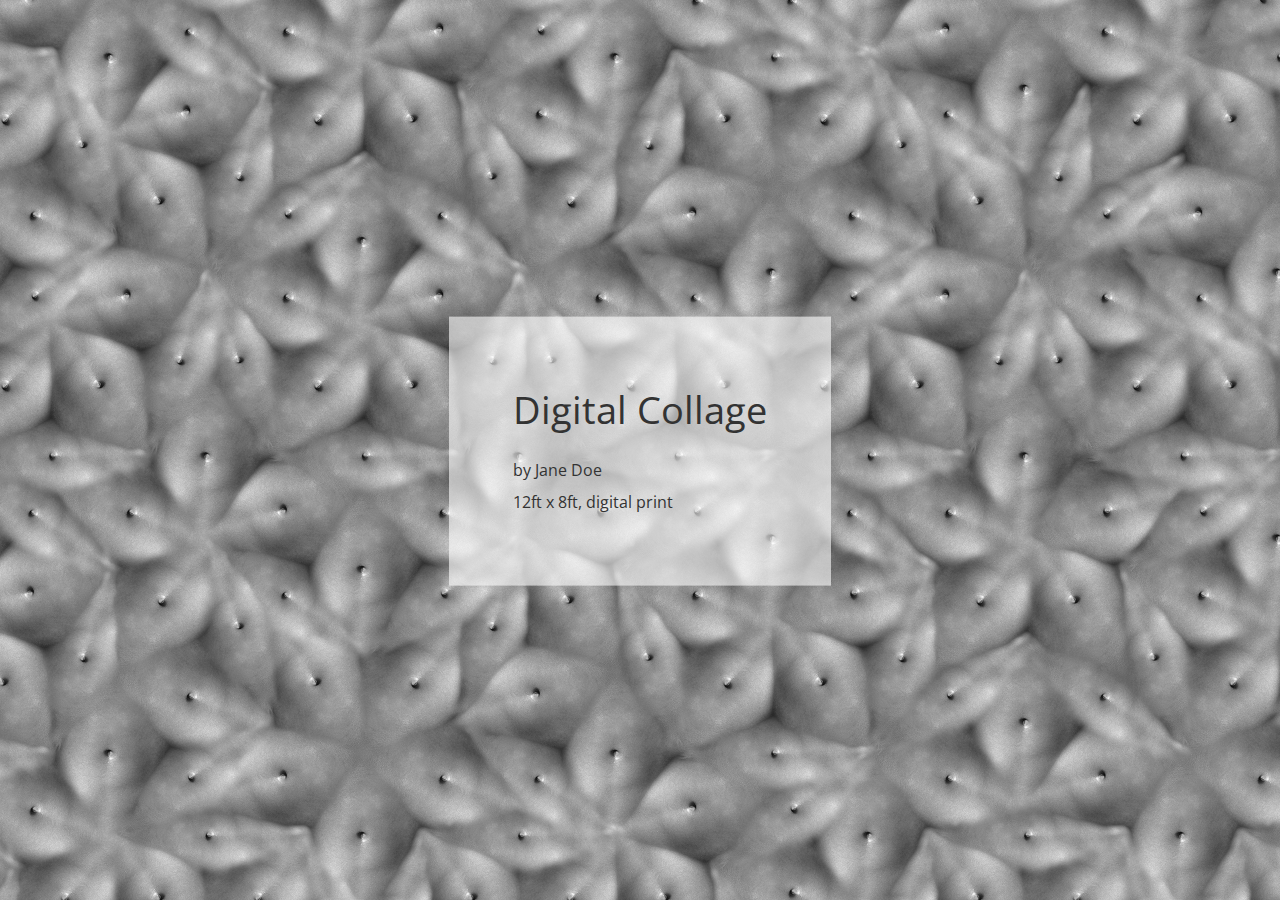
<file: _2portfolio/index.html>
<!DOCTYPE html>
<html lang="en-US">
  <head>
    <meta http-equiv="content-type" content="text/html; charset=utf-8">
    <title>Jane Doe's portfolio</title>
    <meta name="description" content="Jane Doe is a brilliant designer. Hire her::+1 644 111 111">
    <meta name="robots" content="index, follow">
    <link rel="icon" href="res/favicon.svg" type="image/svg+xml">
    <style media="screen">@import url(res/global.css);</style>
    <meta property="og:title" content="Portfolio of Jane Doe">
    <meta property="og:type" content="article">
    <meta property="og:image" content="https://janedoe.com/res/facebook-thumb.jpg">
    <meta property="og:image:width" content="1000">
    <meta property="og:image:height" content="1000">
    <meta property="og:url" content="https://janedoe.com/index.html">
    <meta property="og:description" content="Jane Doe is a brilliant designer. Hire her::+1 644 111 111">
    <meta name="twitter:card" content="summary">
    <meta name="twitter:url" content="https://janedoe.com/index.php">
    <meta name="twitter:title" content="Portfolio of Jane Doe">
    <meta name="twitter:description" content="Jane Doe is a brilliant designer. Hire her::+1 644 111 111">
    <meta name="twitter:image" content="https://janedoe.com/res/twitter-thumb.jpg">
    <link rel="preconnect" href="https://fonts.googleapis.com">
    <link rel="preconnect" href="https://fonts.gstatic.com" crossorigin>
    <link href="https://fonts.googleapis.com/css2?family=Open+Sans:wght@400;700&display=swap" rel="stylesheet">
  </head>
  <body>

    <div class="hero">
      <img class="hero-img" src="res/hero.jpg" alt="Jane Doe :: Digital collage">
      <div class="hero-txt rtf">
        <h2>Digital Collage</h2>
        <p>by Jane Doe<p>
        <p>12ft x 8ft, digital print</p>
      </div>
    </div>


  </body>
</html>
</file>
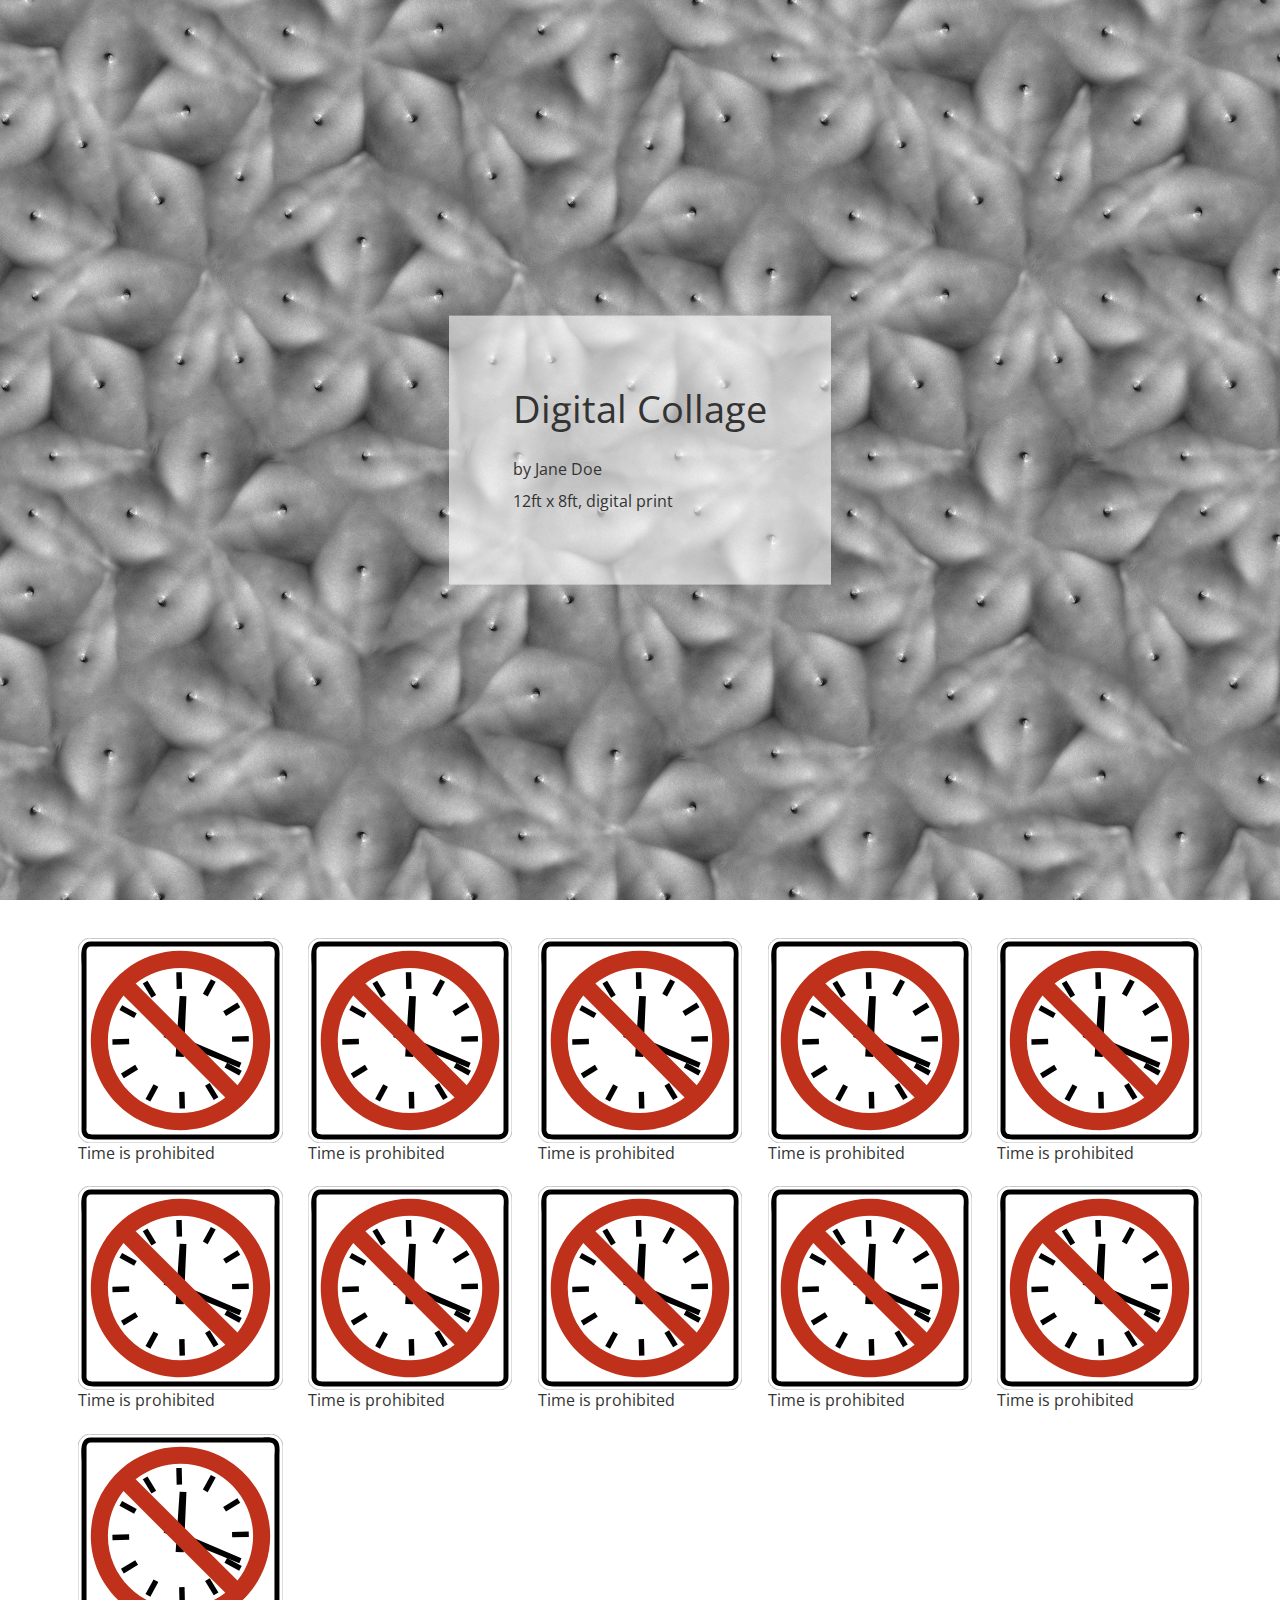
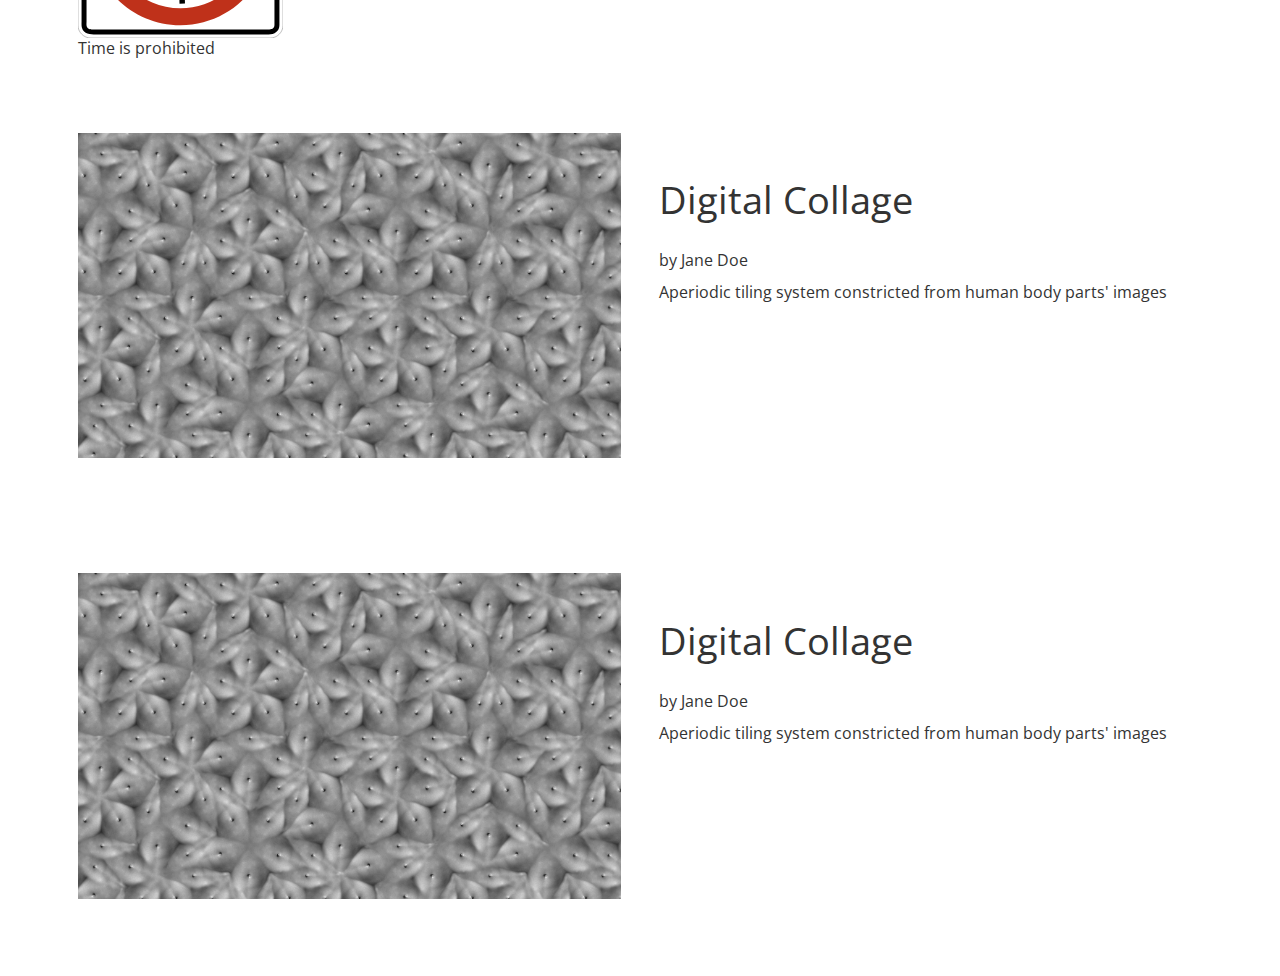
<file: _2portfolio2/index.html>
<!DOCTYPE html>
<html lang="en-US">
  <head>
    <meta http-equiv="content-type" content="text/html; charset=utf-8">
    <title>Jane Doe's portfolio</title>
    <meta name="description" content="Jane Doe is a brilliant designer. Hire her::+1 644 111 111">
    <meta name="robots" content="index, follow">
    <link rel="icon" href="res/favicon.svg" type="image/svg+xml">
    <meta name="viewport" content="width=device-width, initial-scale=1.0">
    <style media="screen">@import url(res/global.css);</style>
    <meta property="og:title" content="Portfolio of Jane Doe">
    <meta property="og:type" content="article">
    <meta property="og:image" content="https://janedoe.com/res/facebook-thumb.jpg">
    <meta property="og:image:width" content="1000">
    <meta property="og:image:height" content="1000">
    <meta property="og:url" content="https://janedoe.com/index.html">
    <meta property="og:description" content="Jane Doe is a brilliant designer. Hire her::+1 644 111 111">
    <meta name="twitter:card" content="summary">
    <meta name="twitter:url" content="https://janedoe.com/index.php">
    <meta name="twitter:title" content="Portfolio of Jane Doe">
    <meta name="twitter:description" content="Jane Doe is a brilliant designer. Hire her::+1 644 111 111">
    <meta name="twitter:image" content="https://janedoe.com/res/twitter-thumb.jpg">
    <link rel="preconnect" href="https://fonts.googleapis.com">
    <link rel="preconnect" href="https://fonts.gstatic.com" crossorigin>
    <link href="https://fonts.googleapis.com/css2?family=Open+Sans:wght@400;700&display=swap" rel="stylesheet">
  </head>
  <body>

    <div class="hero">
      <img class="hero-img" src="res/hero.jpg" alt="Jane Doe :: Digital collage">
      <div class="hero-txt rtf">
        <h2>Digital Collage</h2>
        <p>by Jane Doe<p>
        <p>12ft x 8ft, digital print</p>
      </div>
    </div>

     <div class="cards">

       <div class="card">
         <img src="res/favicon.svg" alt="Imaginary traffic sign">
         <div class="txt">Time is prohibited</div>
       </div>

       <div class="card">
         <img src="res/favicon.svg" alt="Imaginary traffic sign">
         <div class="txt">Time is prohibited</div>
       </div>
       <div class="card">
         <img src="res/favicon.svg" alt="Imaginary traffic sign">
         <div class="txt">Time is prohibited</div>
       </div>
       <div class="card">
         <img src="res/favicon.svg" alt="Imaginary traffic sign">
         <div class="txt">Time is prohibited</div>
       </div>
       <div class="card">
         <img src="res/favicon.svg" alt="Imaginary traffic sign">
         <div class="txt">Time is prohibited</div>
       </div>
       <div class="card">
         <img src="res/favicon.svg" alt="Imaginary traffic sign">
         <div class="txt">Time is prohibited</div>
       </div>
       <div class="card">
         <img src="res/favicon.svg" alt="Imaginary traffic sign">
         <div class="txt">Time is prohibited</div>
       </div>
       <div class="card">
         <img src="res/favicon.svg" alt="Imaginary traffic sign">
         <div class="txt">Time is prohibited</div>
       </div>
       <div class="card">
         <img src="res/favicon.svg" alt="Imaginary traffic sign">
         <div class="txt">Time is prohibited</div>
       </div>
       <div class="card">
         <img src="res/favicon.svg" alt="Imaginary traffic sign">
         <div class="txt">Time is prohibited</div>
       </div>
       <div class="card">
         <img src="res/favicon.svg" alt="Imaginary traffic sign">
         <div class="txt">Time is prohibited</div>
       </div>

     </div>


    <div class="img_txt">
     <img src="res/hero.jpg" alt="Digital Collage by Jane Doe">
     <div class="txt rtf">
       <h2>Digital Collage</h2>
       <p>by Jane Doe</p>
       <p>Aperiodic tiling system constricted from human body parts' images</p>
     </div>
   </div>


    <div class="img_txt">
      <img src="res/hero.jpg" alt="Digital Collage by Jane Doe">
      <div class="txt rtf">
        <h2>Digital Collage</h2>
        <p>by Jane Doe</p>
        <p>Aperiodic tiling system constricted from human body parts' images</p>
     </div>
   </div>



  </body>
</html>
















<!--->
</file>
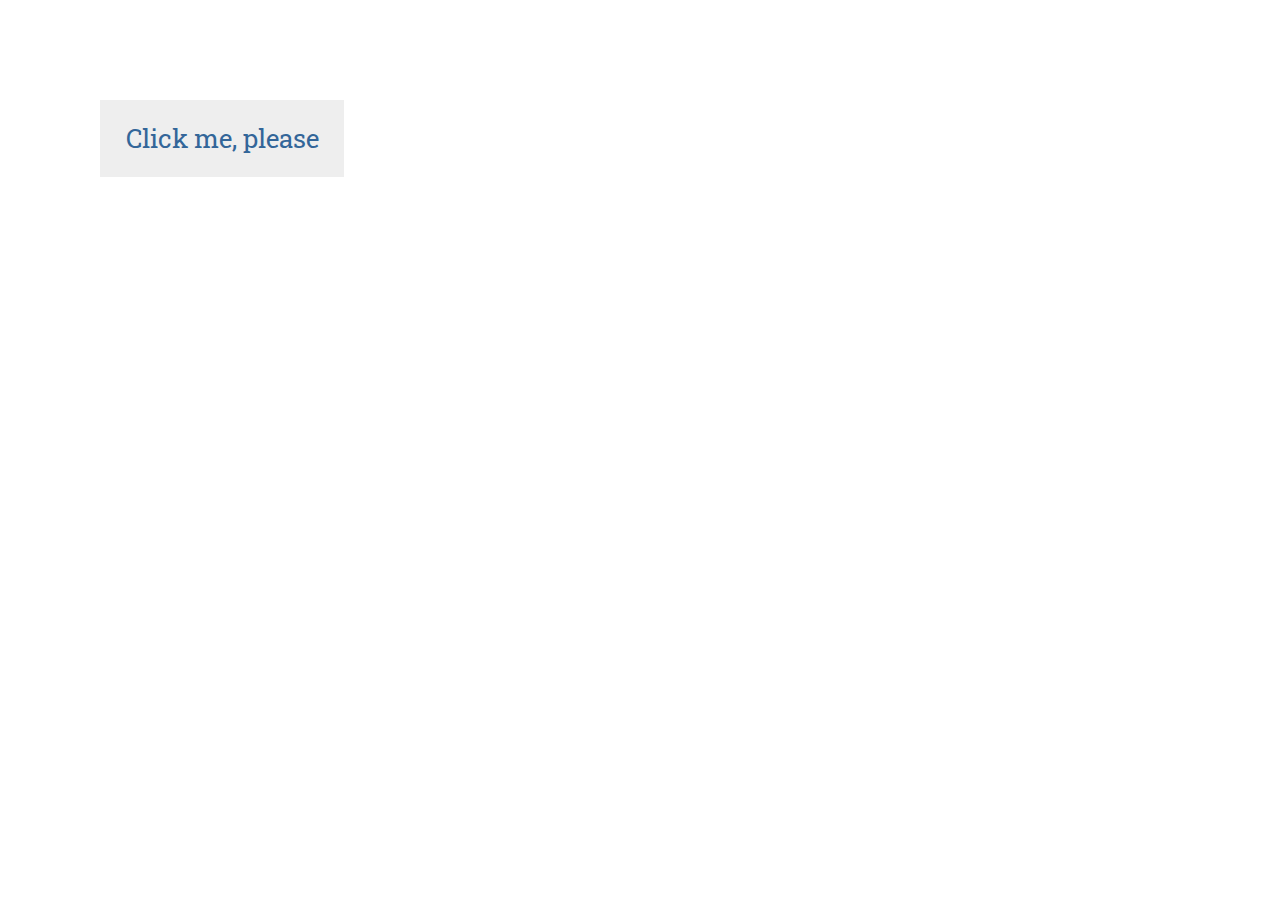
<file: project_four2/index.html>
<!DOCTYPE html>
<html>
  <head>
    <title>Project zero2</title>
    <link rel="stylesheet" href="res/global.css">
    <link rel="preconnect" href="https://fonts.googleapis.com">
    <link rel="preconnect" href="https://fonts.gstatic.com" crossorigin>
     <link href="https://fonts.googleapis.com/css2?family=Roboto+Slab:wght@300;400;600&display=swap" rel="stylesheet">
    <style>

      body{margin:0px; font-family:'Roboto Slab','Arial','Helvetica','Roboto',sans-serif;
      font-size:clamp(10px,1vw,18px);
      background:#fff; color:#333;
    }

     div.rtf{padding:40px; /*max-width:65ch; margin:0 auto;*/}
      div.rtf p {font-size:1em;   line-height:1.6em; margin-bottom:0.6em;}
      div.rtf h1{font-size:3em;   line-height:1.6em; margin-bottom:0.6em; margin-top:0.8em;}
      div.rtf h2{font-size:2.4em; line-height:1.6em; margin-bottom:0.6em; margin-top:0.8em;}
      div.rtf h3{font-size:1.8em; line-height:1.6em; margin-bottom:0.6em; margin-top:0.8em;}


     a.button{display:inline-block; margin:100px; padding:1em; font-size:2em;
       text-decoration:none;
       color:#369; background-color:#eee; transition:all 0.5s;}
     a.button:hover{color:#0cf; background-color:#666; transform:scale(1.1) rotate(360deg);}
     a.button:active{color:#0cf; background-color:#333;}


    </style>
  </head>
  <body>


  <a href="#" class="button">Click me, please</a>


  </body>

</html>
</file>
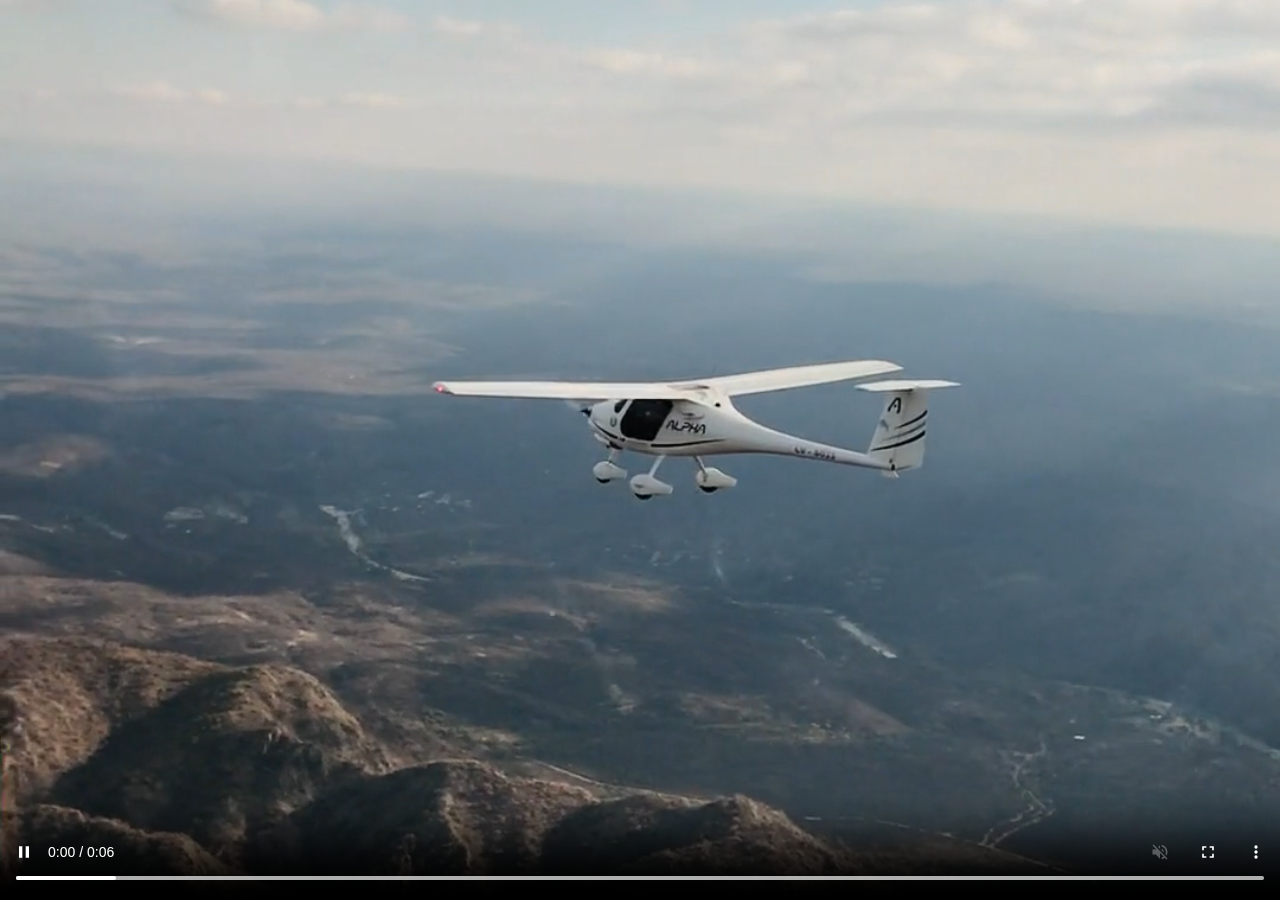
<file: project_one2/index.html>
<!DOCTYPE html>
<html>
  <head>
    <title>Project zero2</title>
    <link rel="stylesheet" href="res/global.css">
    <link rel="preconnect" href="https://fonts.googleapis.com">
    <link rel="preconnect" href="https://fonts.gstatic.com" crossorigin>
     <link href="https://fonts.googleapis.com/css2?family=Roboto+Slab:wght@300;400;600&display=swap" rel="stylesheet">
    <style>

      body{margin:0px; font-family:'Roboto Slab','Arial','Helvetica','Roboto',sans-serif; font-size:clamp(10px,1vw,18px);}
      div.rtf{padding:40px; max-width:65ch; margin:0 auto;}
      div.rtf p {font-size:1em;   line-height:1.6em; margin-bottom:0.6em;}
      div.rtf h1{font-size:3em;   line-height:1.6em; margin-bottom:0.6em; margin-top:0.8em;}
      div.rtf h2{font-size:2.4em; line-height:1.6em; margin-bottom:0.6em; margin-top:0.8em;}
      div.rtf h3{font-size:1.8em; line-height:1.6em; margin-bottom:0.6em; margin-top:0.8em;}

      img.hero{width:100%; height:100vh; object-fit:cover; object-position:center center; display:block;}
      video.hero{width:100%; height:100vh; object-fit:cover; display:block;}

    </style>
  </head>
  <body>

     <video class="hero" controls="false" autoplay="true" muted="true" loop="true">
       <source src="res/x.mp4" type="video/mp4"></source>
     </video>

     <!--<img src="res/y.jpeg" alt="Portrait of a young man" class="hero">-->

  </body>

</html>
</file>
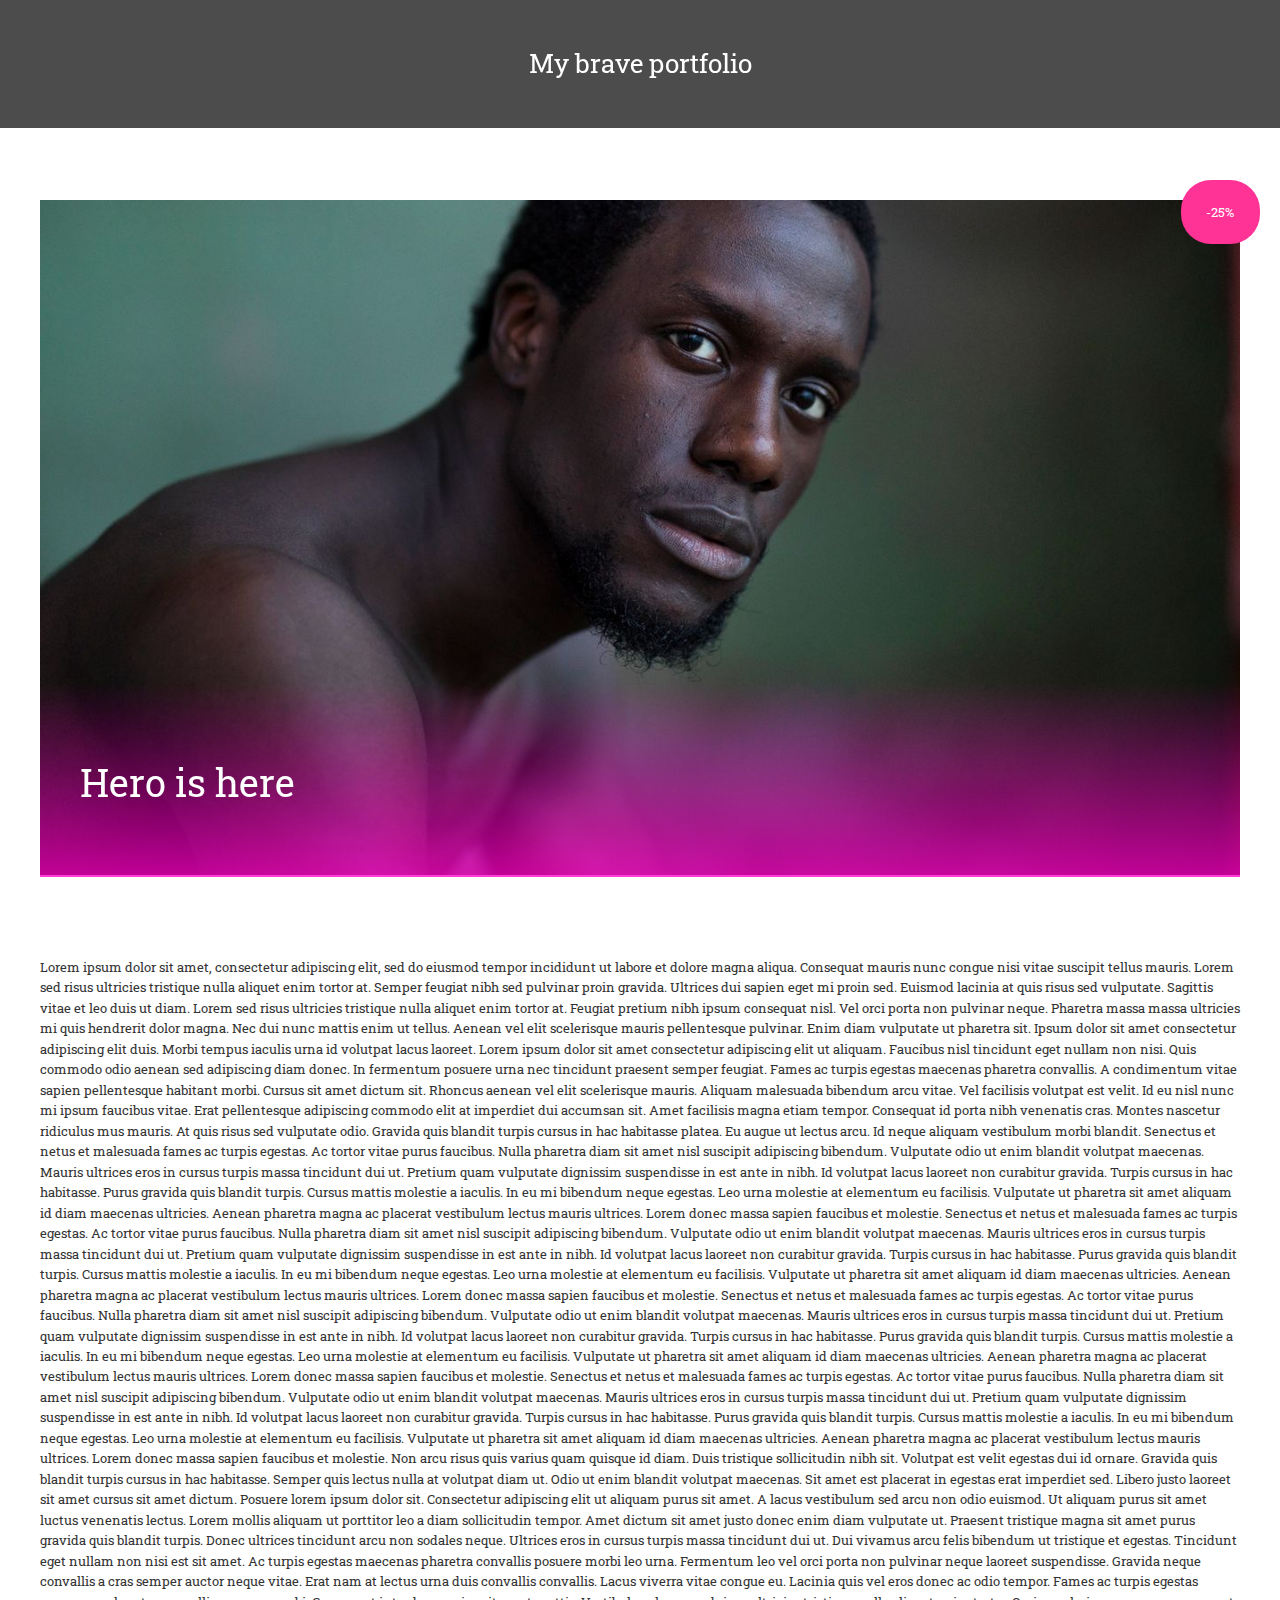
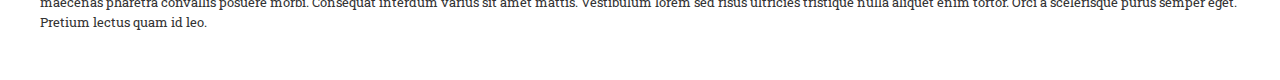
<file: project_three2/index.html>
<!DOCTYPE html>
<html>
  <head>
    <title>Project zero2</title>
    <link rel="stylesheet" href="res/global.css">
    <link rel="preconnect" href="https://fonts.googleapis.com">
    <link rel="preconnect" href="https://fonts.gstatic.com" crossorigin>
     <link href="https://fonts.googleapis.com/css2?family=Roboto+Slab:wght@300;400;600&display=swap" rel="stylesheet">
    <style>

      body{margin:0px; font-family:'Roboto Slab','Arial','Helvetica','Roboto',sans-serif;
      font-size:clamp(10px,1vw,18px);
      background:#fff; color:#333;
    }

  div.rtf{padding:40px; /*max-width:65ch; margin:0 auto;*/}
      div.rtf p {font-size:1em;   line-height:1.6em; margin-bottom:0.6em;}
      div.rtf h1{font-size:3em;   line-height:1.6em; margin-bottom:0.6em; margin-top:0.8em;}
      div.rtf h2{font-size:2.4em; line-height:1.6em; margin-bottom:0.6em; margin-top:0.8em;}
      div.rtf h3{font-size:1.8em; line-height:1.6em; margin-bottom:0.6em; margin-top:0.8em;}

      div.header{background:rgba(0,0,0,0.7); color:#fff; font-size:2em; text-align:center; padding:2em;
        position:fixed; top:0; left:0; right:0;
      }

      div.box{position:relative; margin:200px 40px 40px 40px;}
      div.box img{width:100%;}
      div.box div.title{position:absolute; bottom:0; left:0; right:0;
        color:#fff;
    background-image: linear-gradient(0deg, #ff00c7c2, transparent);}
      div.box div.badge{position: absolute;
    top: -20px;
    right: -20px;
    color: #fff;
    background: rgba(255,50,150);
    padding: 2em;
    border-radius: 30px;}  

    </style>
  </head>
  <body>

      <div class="header">My brave portfolio</div>

      <div class="box">
        <img src="res/x.jpeg" alt="the same usual guy">
        <div class="title rtf"><h1>Hero is here</h1></div>
        <div class="badge">-25%</div>
      </div>

      <div class="rtf">
        <p>Lorem ipsum dolor sit amet, consectetur adipiscing elit, sed do eiusmod tempor incididunt ut labore et dolore magna aliqua. Consequat mauris nunc congue nisi vitae suscipit tellus mauris. Lorem sed risus ultricies tristique nulla aliquet enim tortor at. Semper feugiat nibh sed pulvinar proin gravida. Ultrices dui sapien eget mi proin sed. Euismod lacinia at quis risus sed vulputate. Sagittis vitae et leo duis ut diam. Lorem sed risus ultricies tristique nulla aliquet enim tortor at. Feugiat pretium nibh ipsum consequat nisl. Vel orci porta non pulvinar neque. Pharetra massa massa ultricies mi quis hendrerit dolor magna. Nec dui nunc mattis enim ut tellus. Aenean vel elit scelerisque mauris pellentesque pulvinar. Enim diam vulputate ut pharetra sit. Ipsum dolor sit amet consectetur adipiscing elit duis. Morbi tempus iaculis urna id volutpat lacus laoreet. Lorem ipsum dolor sit amet consectetur adipiscing elit ut aliquam. Faucibus nisl tincidunt eget nullam non nisi. Quis commodo odio aenean sed adipiscing diam donec.

In fermentum posuere urna nec tincidunt praesent semper feugiat. Fames ac turpis egestas maecenas pharetra convallis. A condimentum vitae sapien pellentesque habitant morbi. Cursus sit amet dictum sit. Rhoncus aenean vel elit scelerisque mauris. Aliquam malesuada bibendum arcu vitae. Vel facilisis volutpat est velit. Id eu nisl nunc mi ipsum faucibus vitae. Erat pellentesque adipiscing commodo elit at imperdiet dui accumsan sit. Amet facilisis magna etiam tempor. Consequat id porta nibh venenatis cras. Montes nascetur ridiculus mus mauris. At quis risus sed vulputate odio. Gravida quis blandit turpis cursus in hac habitasse platea. Eu augue ut lectus arcu. Id neque aliquam vestibulum morbi blandit.

Senectus et netus et malesuada fames ac turpis egestas. Ac tortor vitae purus faucibus. Nulla pharetra diam sit amet nisl suscipit adipiscing bibendum. Vulputate odio ut enim blandit volutpat maecenas. Mauris ultrices eros in cursus turpis massa tincidunt dui ut. Pretium quam vulputate dignissim suspendisse in est ante in nibh. Id volutpat lacus laoreet non curabitur gravida. Turpis cursus in hac habitasse. Purus gravida quis blandit turpis. Cursus mattis molestie a iaculis. In eu mi bibendum neque egestas. Leo urna molestie at elementum eu facilisis. Vulputate ut pharetra sit amet aliquam id diam maecenas ultricies. Aenean pharetra magna ac placerat vestibulum lectus mauris ultrices. Lorem donec massa sapien faucibus et molestie.
Senectus et netus et malesuada fames ac turpis egestas. Ac tortor vitae purus faucibus. Nulla pharetra diam sit amet nisl suscipit adipiscing bibendum. Vulputate odio ut enim blandit volutpat maecenas. Mauris ultrices eros in cursus turpis massa tincidunt dui ut. Pretium quam vulputate dignissim suspendisse in est ante in nibh. Id volutpat lacus laoreet non curabitur gravida. Turpis cursus in hac habitasse. Purus gravida quis blandit turpis. Cursus mattis molestie a iaculis. In eu mi bibendum neque egestas. Leo urna molestie at elementum eu facilisis. Vulputate ut pharetra sit amet aliquam id diam maecenas ultricies. Aenean pharetra magna ac placerat vestibulum lectus mauris ultrices. Lorem donec massa sapien faucibus et molestie.
Senectus et netus et malesuada fames ac turpis egestas. Ac tortor vitae purus faucibus. Nulla pharetra diam sit amet nisl suscipit adipiscing bibendum. Vulputate odio ut enim blandit volutpat maecenas. Mauris ultrices eros in cursus turpis massa tincidunt dui ut. Pretium quam vulputate dignissim suspendisse in est ante in nibh. Id volutpat lacus laoreet non curabitur gravida. Turpis cursus in hac habitasse. Purus gravida quis blandit turpis. Cursus mattis molestie a iaculis. In eu mi bibendum neque egestas. Leo urna molestie at elementum eu facilisis. Vulputate ut pharetra sit amet aliquam id diam maecenas ultricies. Aenean pharetra magna ac placerat vestibulum lectus mauris ultrices. Lorem donec massa sapien faucibus et molestie.
Senectus et netus et malesuada fames ac turpis egestas. Ac tortor vitae purus faucibus. Nulla pharetra diam sit amet nisl suscipit adipiscing bibendum. Vulputate odio ut enim blandit volutpat maecenas. Mauris ultrices eros in cursus turpis massa tincidunt dui ut. Pretium quam vulputate dignissim suspendisse in est ante in nibh. Id volutpat lacus laoreet non curabitur gravida. Turpis cursus in hac habitasse. Purus gravida quis blandit turpis. Cursus mattis molestie a iaculis. In eu mi bibendum neque egestas. Leo urna molestie at elementum eu facilisis. Vulputate ut pharetra sit amet aliquam id diam maecenas ultricies. Aenean pharetra magna ac placerat vestibulum lectus mauris ultrices. Lorem donec massa sapien faucibus et molestie.

Non arcu risus quis varius quam quisque id diam. Duis tristique sollicitudin nibh sit. Volutpat est velit egestas dui id ornare. Gravida quis blandit turpis cursus in hac habitasse. Semper quis lectus nulla at volutpat diam ut. Odio ut enim blandit volutpat maecenas. Sit amet est placerat in egestas erat imperdiet sed. Libero justo laoreet sit amet cursus sit amet dictum. Posuere lorem ipsum dolor sit. Consectetur adipiscing elit ut aliquam purus sit amet.

A lacus vestibulum sed arcu non odio euismod. Ut aliquam purus sit amet luctus venenatis lectus. Lorem mollis aliquam ut porttitor leo a diam sollicitudin tempor. Amet dictum sit amet justo donec enim diam vulputate ut. Praesent tristique magna sit amet purus gravida quis blandit turpis. Donec ultrices tincidunt arcu non sodales neque. Ultrices eros in cursus turpis massa tincidunt dui ut. Dui vivamus arcu felis bibendum ut tristique et egestas. Tincidunt eget nullam non nisi est sit amet. Ac turpis egestas maecenas pharetra convallis posuere morbi leo urna. Fermentum leo vel orci porta non pulvinar neque laoreet suspendisse. Gravida neque convallis a cras semper auctor neque vitae. Erat nam at lectus urna duis convallis convallis. Lacus viverra vitae congue eu. Lacinia quis vel eros donec ac odio tempor. Fames ac turpis egestas maecenas pharetra convallis posuere morbi. Consequat interdum varius sit amet mattis. Vestibulum lorem sed risus ultricies tristique nulla aliquet enim tortor. Orci a scelerisque purus semper eget. Pretium lectus quam id leo.</p>
      </div>

  </body>

</html>
</file>
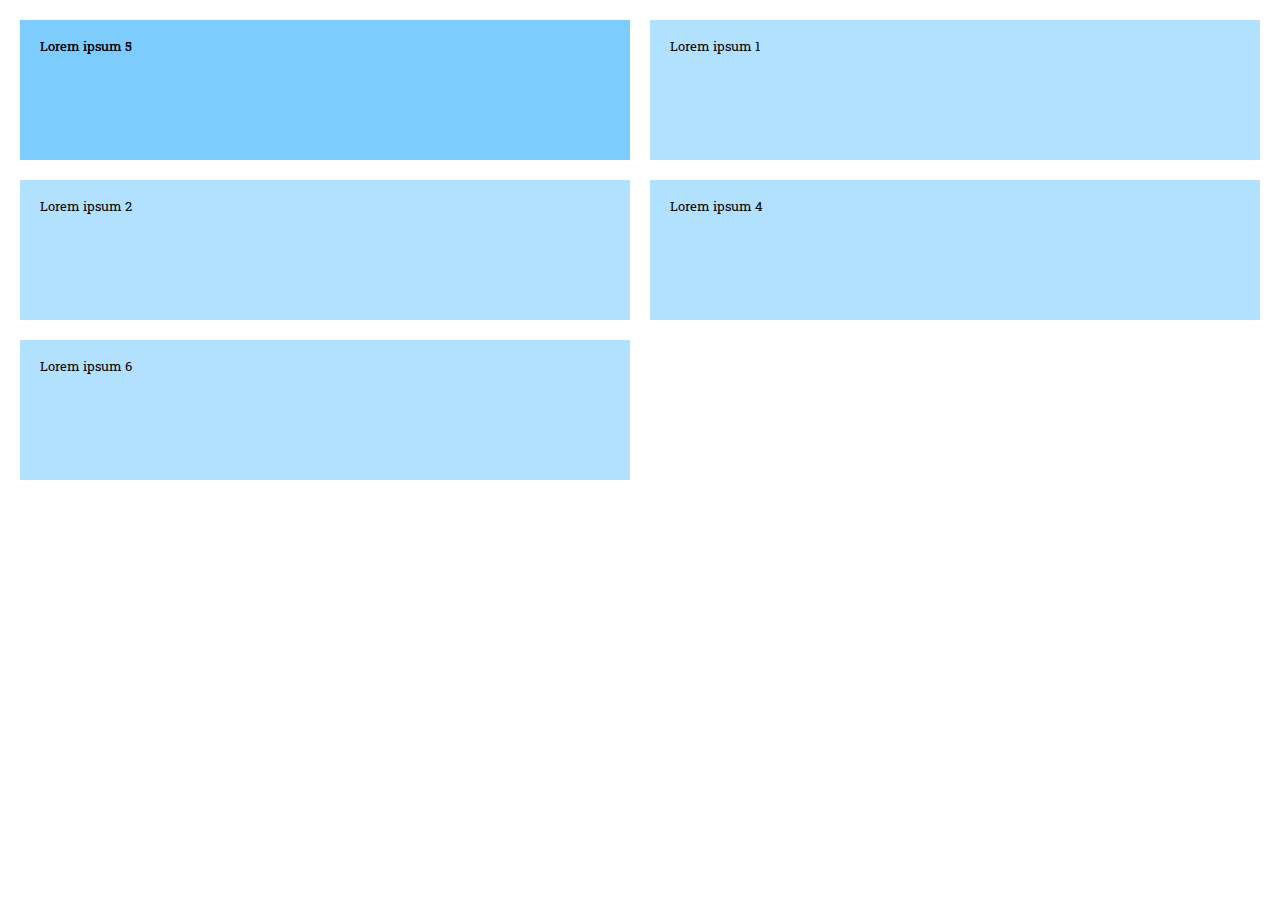
<file: project_two2/index.html>
<!DOCTYPE html>
<html>
  <head>
    <title>Project zero2</title>
    <link rel="stylesheet" href="res/global.css">
    <link rel="preconnect" href="https://fonts.googleapis.com">
    <link rel="preconnect" href="https://fonts.gstatic.com" crossorigin>
     <link href="https://fonts.googleapis.com/css2?family=Roboto+Slab:wght@300;400;600&display=swap" rel="stylesheet">
    <style>

      body{margin:0px; font-family:'Roboto Slab','Arial','Helvetica','Roboto',sans-serif; font-size:clamp(10px,1vw,18px);}
      div.rtf{padding:40px; max-width:65ch; margin:0 auto;}
      div.rtf p {font-size:1em;   line-height:1.6em; margin-bottom:0.6em;}
      div.rtf h1{font-size:3em;   line-height:1.6em; margin-bottom:0.6em; margin-top:0.8em;}
      div.rtf h2{font-size:2.4em; line-height:1.6em; margin-bottom:0.6em; margin-top:0.8em;}
      div.rtf h3{font-size:1.8em; line-height:1.6em; margin-bottom:0.6em; margin-top:0.8em;}

      img.hero{width:100%; height:100vh; object-fit:cover; object-position:top center; display:block;}
      video.hero{width:100%; height:100vh; object-fit:cover; display:block;}

      div.grid{display:grid; grid-template-columns:1fr 1fr; grid-gap:20px; padding:20px;}

      div.frame{background-color:rgba(0,155,255,0.3); padding:20px;
      min-height:100px;}

      div.example{grid-column-start:1; grid-column-end:2; grid-row-start:1; grid-row-end:2;}


    </style>
  </head>
  <body>

  <div class="grid">
     <div class="frame">Lorem ipsum 1</div>
     <div class="frame">Lorem ipsum 2</div>
     <div class="frame example">Lorem ipsum 3</div>
     <div class="frame">Lorem ipsum 4</div>
     <div class="frame example">Lorem ipsum 5</div>
     <div class="frame">Lorem ipsum 6</div>
  </div>

  </body>

</html>
</file>
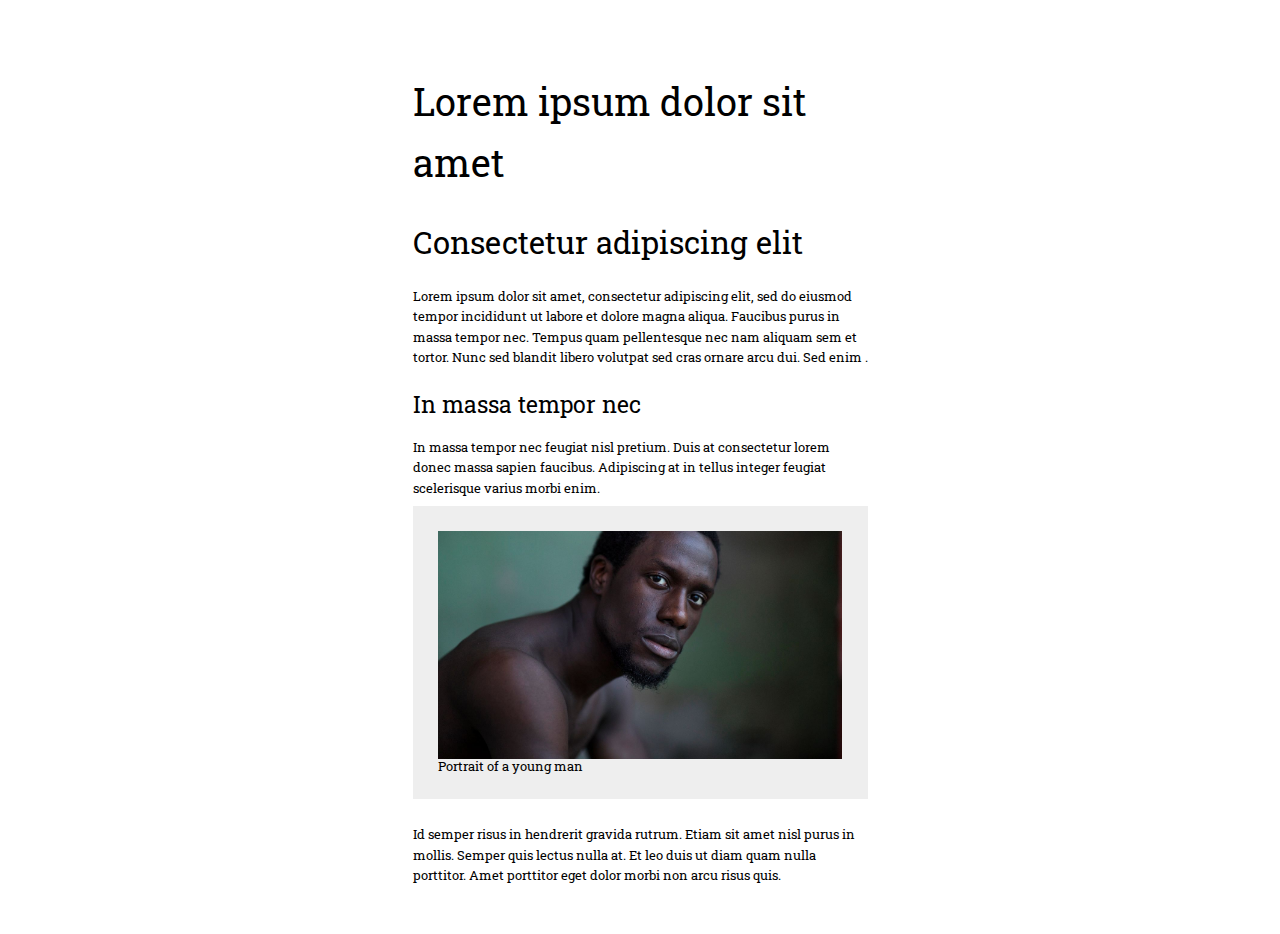
<file: project_zero2/index.html>
<!DOCTYPE html>
<html>
  <head>
    <title>Project zero2</title>
    <link rel="stylesheet" href="res/global.css">
    <link rel="preconnect" href="https://fonts.googleapis.com">
    <link rel="preconnect" href="https://fonts.gstatic.com" crossorigin>
     <link href="https://fonts.googleapis.com/css2?family=Roboto+Slab:wght@300;400;600&display=swap" rel="stylesheet">
    <style>

      body{margin:0px; font-family:'Roboto Slab','Arial','Helvetica','Roboto',sans-serif; font-size:clamp(10px,1vw,18px);}
      div.rtf{padding:40px; max-width:65ch; margin:0 auto;}
      div.rtf p {font-size:1em;   line-height:1.6em; margin-bottom:0.6em;}
      div.rtf h1{font-size:3em;   line-height:1.6em; margin-bottom:0.6em; margin-top:0.8em;}
      div.rtf h2{font-size:2.4em; line-height:1.6em; margin-bottom:0.6em; margin-top:0.8em;}
      div.rtf h3{font-size:1.8em; line-height:1.6em; margin-bottom:0.6em; margin-top:0.8em;}

      img.content{width:100%;}
      figure.content{margin-bottom:2em; padding:2em; background:#eee;}

    </style>
  </head>
  <body>
    <div class="rtf">
      <h1>Lorem ipsum dolor sit amet</h1>
      <h2>Consectetur adipiscing elit</h2>

      <p>Lorem ipsum dolor sit amet, consectetur adipiscing elit, sed do eiusmod tempor incididunt ut labore et dolore magna aliqua. Faucibus purus in massa tempor nec. Tempus quam pellentesque nec nam aliquam sem et tortor. Nunc sed blandit libero volutpat sed cras ornare arcu dui. Sed enim .</p>
      <h3>In massa tempor nec</h3>
      <p>In massa tempor nec feugiat nisl pretium. Duis at consectetur lorem donec massa sapien faucibus. Adipiscing at in tellus integer feugiat scelerisque varius morbi enim. </p>

      <figure class="content">
        <img src="res/x.jpeg" alt="Portrait of a young man" class="content">
        <figcaption>Portrait of a young man</figcaption>
      </figure>

      <p>Id semper risus in hendrerit gravida rutrum. Etiam sit amet nisl purus in mollis. Semper quis lectus nulla at. Et leo duis ut diam quam nulla porttitor. Amet porttitor eget dolor morbi non arcu risus quis.</p>
   </div>
  </body>

</html>
</file>
<file: project_four2/res/global.css>
/* http://meyerweb.com/eric/tools/css/reset/
   v2.0 | 20110126
   License: none (public domain)
*/

html, body, div, span, applet, object, iframe,
h1, h2, h3, h4, h5, h6, p, blockquote, pre,
a, abbr, acronym, address, big, cite, code,
del, dfn, em, img, ins, kbd, q, s, samp,
small, strike, strong, sub, sup, tt, var,
b, u, i, center,
dl, dt, dd, ol, ul, li,
fieldset, form, label, legend,
table, caption, tbody, tfoot, thead, tr, th, td,
article, aside, canvas, details, embed,
figure, figcaption, footer, header, hgroup,
menu, nav, output, ruby, section, summary,
time, mark, audio, video {
	margin: 0;
	padding: 0;
	border: 0;
	font-size: 100%;
	font: inherit;
	vertical-align: baseline;
}
/* HTML5 display-role reset for older browsers */
article, aside, details, figcaption, figure,
footer, header, hgroup, menu, nav, section {
	display: block;
}
body {
	line-height: 1;
}
ol, ul {
	list-style: none;
}
blockquote, q {
	quotes: none;
}
blockquote:before, blockquote:after,
q:before, q:after {
	content: '';
	content: none;
}
table {
	border-collapse: collapse;
	border-spacing: 0;
}
</file>
<file: project_one2/res/global.css>
/* http://meyerweb.com/eric/tools/css/reset/
   v2.0 | 20110126
   License: none (public domain)
*/

html, body, div, span, applet, object, iframe,
h1, h2, h3, h4, h5, h6, p, blockquote, pre,
a, abbr, acronym, address, big, cite, code,
del, dfn, em, img, ins, kbd, q, s, samp,
small, strike, strong, sub, sup, tt, var,
b, u, i, center,
dl, dt, dd, ol, ul, li,
fieldset, form, label, legend,
table, caption, tbody, tfoot, thead, tr, th, td,
article, aside, canvas, details, embed,
figure, figcaption, footer, header, hgroup,
menu, nav, output, ruby, section, summary,
time, mark, audio, video {
	margin: 0;
	padding: 0;
	border: 0;
	font-size: 100%;
	font: inherit;
	vertical-align: baseline;
}
/* HTML5 display-role reset for older browsers */
article, aside, details, figcaption, figure,
footer, header, hgroup, menu, nav, section {
	display: block;
}
body {
	line-height: 1;
}
ol, ul {
	list-style: none;
}
blockquote, q {
	quotes: none;
}
blockquote:before, blockquote:after,
q:before, q:after {
	content: '';
	content: none;
}
table {
	border-collapse: collapse;
	border-spacing: 0;
}
</file>
<file: project_three2/res/global.css>
/* http://meyerweb.com/eric/tools/css/reset/
   v2.0 | 20110126
   License: none (public domain)
*/

html, body, div, span, applet, object, iframe,
h1, h2, h3, h4, h5, h6, p, blockquote, pre,
a, abbr, acronym, address, big, cite, code,
del, dfn, em, img, ins, kbd, q, s, samp,
small, strike, strong, sub, sup, tt, var,
b, u, i, center,
dl, dt, dd, ol, ul, li,
fieldset, form, label, legend,
table, caption, tbody, tfoot, thead, tr, th, td,
article, aside, canvas, details, embed,
figure, figcaption, footer, header, hgroup,
menu, nav, output, ruby, section, summary,
time, mark, audio, video {
	margin: 0;
	padding: 0;
	border: 0;
	font-size: 100%;
	font: inherit;
	vertical-align: baseline;
}
/* HTML5 display-role reset for older browsers */
article, aside, details, figcaption, figure,
footer, header, hgroup, menu, nav, section {
	display: block;
}
body {
	line-height: 1;
}
ol, ul {
	list-style: none;
}
blockquote, q {
	quotes: none;
}
blockquote:before, blockquote:after,
q:before, q:after {
	content: '';
	content: none;
}
table {
	border-collapse: collapse;
	border-spacing: 0;
}
</file>
<file: project_two2/res/global.css>
/* http://meyerweb.com/eric/tools/css/reset/
   v2.0 | 20110126
   License: none (public domain)
*/

html, body, div, span, applet, object, iframe,
h1, h2, h3, h4, h5, h6, p, blockquote, pre,
a, abbr, acronym, address, big, cite, code,
del, dfn, em, img, ins, kbd, q, s, samp,
small, strike, strong, sub, sup, tt, var,
b, u, i, center,
dl, dt, dd, ol, ul, li,
fieldset, form, label, legend,
table, caption, tbody, tfoot, thead, tr, th, td,
article, aside, canvas, details, embed,
figure, figcaption, footer, header, hgroup,
menu, nav, output, ruby, section, summary,
time, mark, audio, video {
	margin: 0;
	padding: 0;
	border: 0;
	font-size: 100%;
	font: inherit;
	vertical-align: baseline;
}
/* HTML5 display-role reset for older browsers */
article, aside, details, figcaption, figure,
footer, header, hgroup, menu, nav, section {
	display: block;
}
body {
	line-height: 1;
}
ol, ul {
	list-style: none;
}
blockquote, q {
	quotes: none;
}
blockquote:before, blockquote:after,
q:before, q:after {
	content: '';
	content: none;
}
table {
	border-collapse: collapse;
	border-spacing: 0;
}
</file>
<file: project_zero2/res/global.css>
/* http://meyerweb.com/eric/tools/css/reset/
   v2.0 | 20110126
   License: none (public domain)
*/

html, body, div, span, applet, object, iframe,
h1, h2, h3, h4, h5, h6, p, blockquote, pre,
a, abbr, acronym, address, big, cite, code,
del, dfn, em, img, ins, kbd, q, s, samp,
small, strike, strong, sub, sup, tt, var,
b, u, i, center,
dl, dt, dd, ol, ul, li,
fieldset, form, label, legend,
table, caption, tbody, tfoot, thead, tr, th, td,
article, aside, canvas, details, embed,
figure, figcaption, footer, header, hgroup,
menu, nav, output, ruby, section, summary,
time, mark, audio, video {
	margin: 0;
	padding: 0;
	border: 0;
	font-size: 100%;
	font: inherit;
	vertical-align: baseline;
}
/* HTML5 display-role reset for older browsers */
article, aside, details, figcaption, figure,
footer, header, hgroup, menu, nav, section {
	display: block;
}
body {
	line-height: 1;
}
ol, ul {
	list-style: none;
}
blockquote, q {
	quotes: none;
}
blockquote:before, blockquote:after,
q:before, q:after {
	content: '';
	content: none;
}
table {
	border-collapse: collapse;
	border-spacing: 0;
}
</file>
